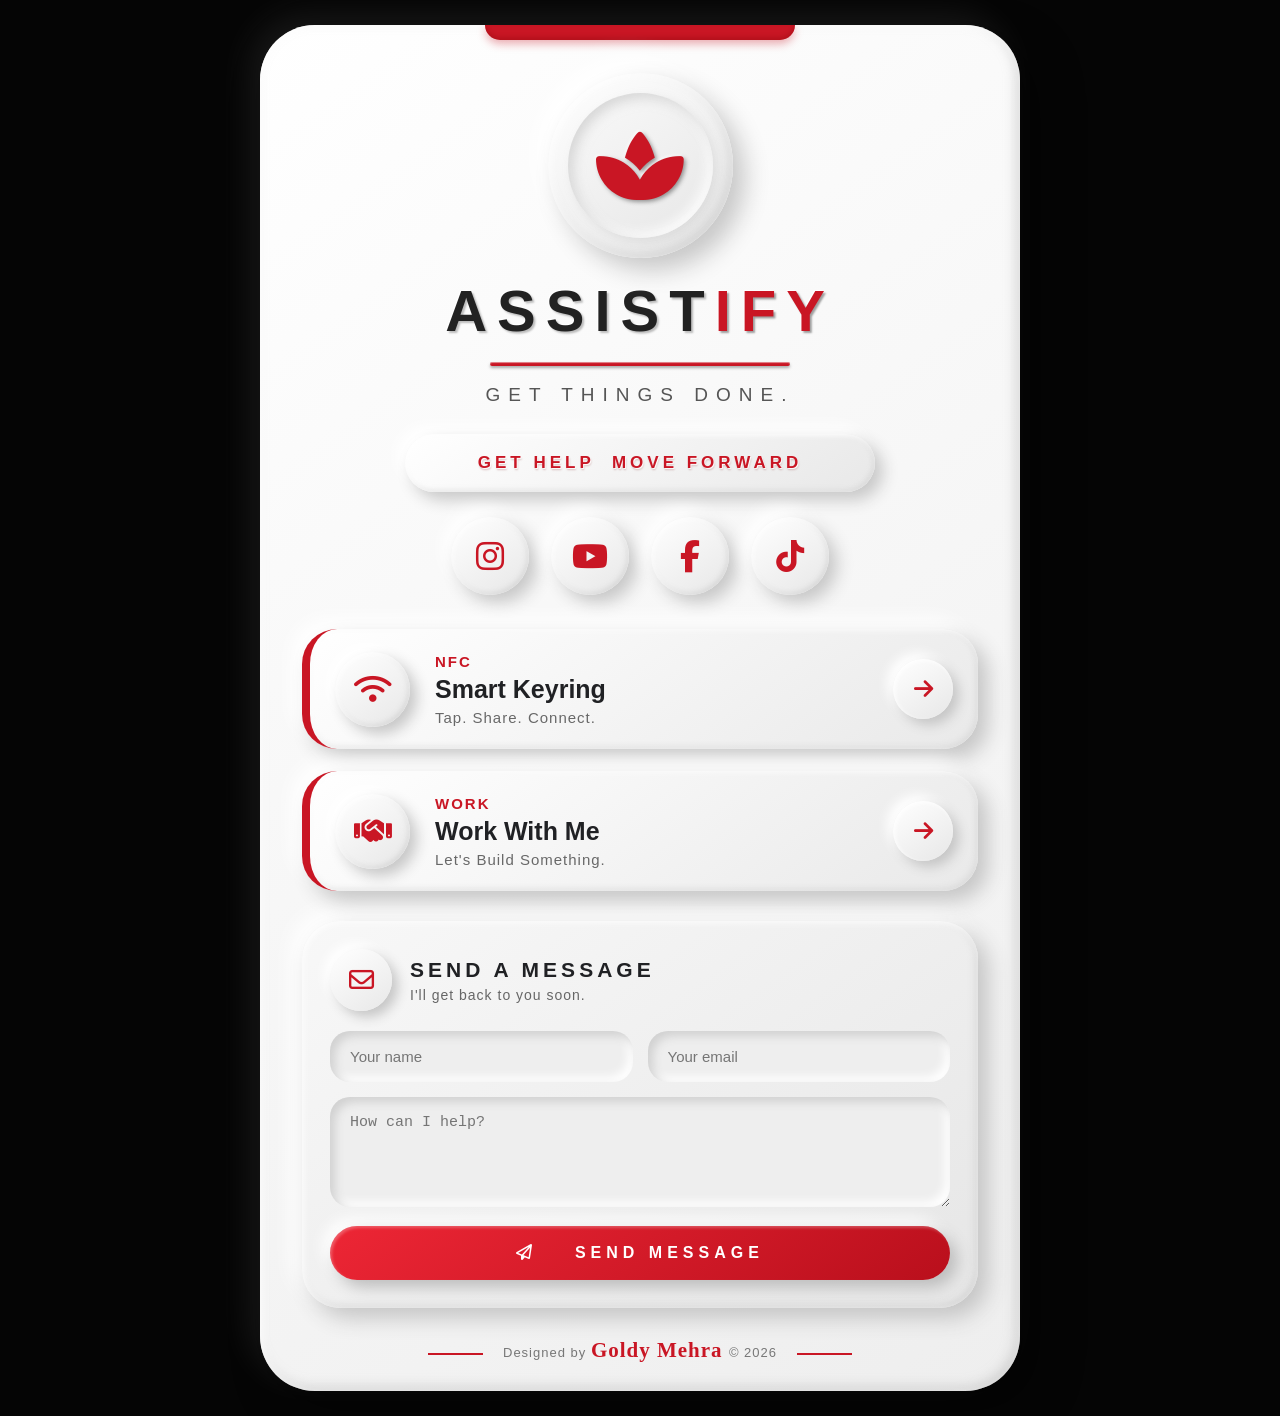
<file: index.html>
<!DOCTYPE html>
<html lang="en">
<head>
<meta charset="UTF-8">
<meta name="viewport" content="width=device-width, initial-scale=1.0">

<title>Assistify | Get Help Move Forward</title>

<link rel="stylesheet"
href="https://cdnjs.cloudflare.com/ajax/libs/font-awesome/6.5.2/css/all.min.css">

<style>

*{
    margin:0;
    padding:0;
    box-sizing:border-box;
}

:root{
    --white:#f4f4f4;
    --light:#ffffff;
    --dark:#cfcfcf;
    --shadow-dark:#c8c8c8;
    --shadow-light:#ffffff;
    --red:#c91624;
    --red-dark:#a70e19;
    --text:#202124;
    --muted:#707070;
}

html{
    scroll-behavior:smooth;
}

body{
    min-height:100vh;
    font-family:Arial, Helvetica, sans-serif;
    background:#050505;
    color:var(--text);
    display:flex;
    justify-content:center;
    padding:25px 12px;
}


/* =========================================
   MAIN EMBOSSED DEVICE
========================================= */

.page{
    width:100%;
    max-width:760px;
    min-height:calc(100vh - 50px);

    background:linear-gradient(
        145deg,
        #ffffff,
        #eeeeee
    );

    border-radius:55px;

    padding:48px 42px 28px;

    position:relative;
    overflow:hidden;

    box-shadow:
        18px 18px 45px rgba(0,0,0,.45),
        -12px -12px 35px rgba(255,255,255,.08),
        inset 3px 3px 10px rgba(255,255,255,.9),
        inset -4px -4px 12px rgba(180,180,180,.5);
}


/* RED TOP DETAIL */

.page::before{
    content:"";

    position:absolute;
    top:0;
    left:50%;

    transform:translateX(-50%);

    width:310px;
    height:15px;

    background:var(--red);

    border-radius:0 0 30px 30px;

    box-shadow:
        0 4px 8px rgba(201,22,36,.35),
        inset 0 -3px 4px rgba(120,0,0,.25);
}


/*
   IMPORTANT:
   The previous decorative page::after
   has been completely removed.

   This removes the white flare/glow
   appearing around the contact section.
*/


/* =========================================
   BUDDHA LOGO
========================================= */

.logo-wrap{
    width:185px;
    height:185px;

    margin:0 auto 24px;

    border-radius:50%;

    background:linear-gradient(
        145deg,
        #ffffff,
        #e5e5e5
    );

    display:flex;
    align-items:center;
    justify-content:center;

    position:relative;

    box-shadow:
        12px 12px 25px #c7c7c7,
        -12px -12px 25px #ffffff,
        inset 3px 3px 8px rgba(255,255,255,.9),
        inset -4px -4px 10px rgba(190,190,190,.5);
}

.logo-inner{
    width:145px;
    height:145px;

    border-radius:50%;

    display:flex;
    align-items:center;
    justify-content:center;

    background:linear-gradient(
        145deg,
        #f9f9f9,
        #e7e7e7
    );

    box-shadow:
        inset 5px 5px 12px rgba(190,190,190,.55),
        inset -5px -5px 12px rgba(255,255,255,.9),
        4px 4px 10px rgba(180,180,180,.25);
}

.buddha{
    color:var(--red);

    font-size:78px;

    filter:
        drop-shadow(2px 2px 2px #8e8e8e)
        drop-shadow(-1px -1px 1px #ffffff);
}


/* =========================================
   BRAND
========================================= */

.brand{
    text-align:center;
}

.brand h1{
    font-size:58px;

    font-weight:900;

    letter-spacing:10px;

    line-height:1;

    color:#222;

    text-shadow:
        2px 2px 2px #bcbcbc,
        -1px -1px 1px #ffffff;
}

.brand h1 span{
    color:var(--red);

    text-shadow:
        2px 2px 2px #9e9e9e,
        -1px -1px 1px #ffffff;
}

.brand-line{
    width:300px;
    height:4px;

    margin:22px auto 18px;

    background:var(--red);

    border-radius:10px;

    box-shadow:
        0 2px 3px #aaa,
        inset 0 1px 1px rgba(255,255,255,.5);
}

.brand-subtitle{
    font-size:19px;

    letter-spacing:8px;

    color:#555;

    font-weight:500;
}


/* =========================================
   GET HELP MOVE FORWARD PILL
========================================= */

.info-pill{
    margin:28px auto 25px;

    width:min(470px,90%);

    min-height:58px;

    border-radius:35px;

    display:flex;
    align-items:center;
    justify-content:center;

    background:linear-gradient(
        145deg,
        #ffffff,
        #e8e8e8
    );

    box-shadow:
        8px 8px 16px #c8c8c8,
        -8px -8px 16px #ffffff,
        inset 2px 2px 5px rgba(255,255,255,.9),
        inset -2px -2px 5px rgba(190,190,190,.35);

    color:var(--red);

    font-size:17px;

    font-weight:900;

    letter-spacing:4px;

    text-transform:uppercase;

    text-shadow:
        1px 1px 1px #ffffff,
        1px 2px 2px rgba(120,0,0,.25);
}


/* =========================================
   SOCIAL ICONS
========================================= */

.social{
    display:flex;

    justify-content:center;

    gap:22px;

    margin:22px 0 34px;
}

.social a{
    width:78px;
    height:78px;

    border-radius:50%;

    display:flex;
    align-items:center;
    justify-content:center;

    text-decoration:none;

    color:var(--red);

    background:linear-gradient(
        145deg,
        #ffffff,
        #e7e7e7
    );

    font-size:32px;

    box-shadow:
        8px 8px 17px #c6c6c6,
        -8px -8px 17px #ffffff,
        inset 2px 2px 5px rgba(255,255,255,.8),
        inset -2px -2px 5px rgba(180,180,180,.35);

    transition:.25s ease;
}

.social a:hover{
    transform:translateY(-4px);

    color:#fff;

    background:var(--red);

    box-shadow:
        5px 5px 12px #aaa,
        -5px -5px 12px #fff,
        0 8px 20px rgba(201,22,36,.25);
}


/* =========================================
   MAIN LINK CARDS
========================================= */

.links{
    display:flex;

    flex-direction:column;

    gap:22px;

    margin-bottom:30px;
}

.link-card{
    min-height:120px;

    display:flex;

    align-items:center;

    text-decoration:none;

    color:var(--text);

    padding:18px 25px;

    border-radius:35px;

    background:linear-gradient(
        145deg,
        #ffffff,
        #e9e9e9
    );

    border-left:8px solid var(--red);

    box-shadow:
        10px 10px 20px #c6c6c6,
        -10px -10px 20px #ffffff,
        inset 2px 2px 5px rgba(255,255,255,.8),
        inset -2px -2px 6px rgba(180,180,180,.3);

    transition:.25s ease;
}

.link-card:hover{
    transform:translateY(-4px);

    box-shadow:
        6px 6px 15px #bdbdbd,
        -6px -6px 15px #ffffff,
        0 8px 22px rgba(201,22,36,.16);
}

.link-icon{
    width:75px;
    height:75px;

    min-width:75px;

    border-radius:50%;

    display:flex;

    align-items:center;
    justify-content:center;

    color:var(--red);

    font-size:30px;

    background:linear-gradient(
        145deg,
        #ffffff,
        #e7e7e7
    );

    box-shadow:
        7px 7px 14px #c7c7c7,
        -7px -7px 14px #ffffff,
        inset 2px 2px 5px rgba(255,255,255,.9),
        inset -2px -2px 5px rgba(180,180,180,.35);
}

.link-content{
    flex:1;

    margin-left:25px;
}

.link-label{
    color:var(--red);

    font-size:15px;

    font-weight:900;

    letter-spacing:2px;

    text-transform:uppercase;

    margin-bottom:5px;
}

.link-title{
    font-size:25px;

    font-weight:800;

    margin-bottom:5px;
}

.link-desc{
    font-size:15px;

    color:#686868;

    letter-spacing:1px;
}

.arrow{
    width:60px;
    height:60px;

    min-width:60px;

    border-radius:50%;

    display:flex;

    align-items:center;
    justify-content:center;

    color:var(--red);

    font-size:22px;

    background:linear-gradient(
        145deg,
        #ffffff,
        #e7e7e7
    );

    box-shadow:
        6px 6px 12px #c6c6c6,
        -6px -6px 12px #ffffff,
        inset 2px 2px 4px rgba(255,255,255,.8);
}


/* =========================================
   CONTACT SECTION
========================================= */

.contact{

    border-radius:38px;

    padding:28px;

    /*
       CLEAN FLAT EMBOSSED SURFACE
       No white flare / radial glow.
    */

    background:linear-gradient(
        145deg,
        #f8f8f8,
        #e6e6e6
    );

    box-shadow:
        10px 10px 22px #c4c4c4,
        -10px -10px 22px #ffffff,
        inset 2px 2px 6px rgba(255,255,255,.9),
        inset -3px -3px 7px rgba(180,180,180,.35);
}

.contact-header{
    display:flex;

    align-items:center;

    gap:18px;

    margin-bottom:20px;
}

.contact-icon{
    width:62px;
    height:62px;

    border-radius:50%;

    display:flex;

    align-items:center;
    justify-content:center;

    color:var(--red);

    font-size:25px;

    background:linear-gradient(
        145deg,
        #ffffff,
        #e8e8e8
    );

    box-shadow:
        6px 6px 12px #c6c6c6,
        -6px -6px 12px #ffffff;
}

.contact-title{
    font-size:21px;

    font-weight:900;

    letter-spacing:4px;

    text-transform:uppercase;
}

.contact-subtitle{
    color:#666;

    margin-top:5px;

    font-size:14px;

    letter-spacing:1px;
}


/* =========================================
   FORM
========================================= */

.form-row{
    display:grid;

    grid-template-columns:1fr 1fr;

    gap:15px;
}

input,
textarea{
    width:100%;

    border:none;

    outline:none;

    padding:17px 20px;

    border-radius:20px;

    background:#eeeeee;

    color:#333;

    font-size:15px;

    box-shadow:
        inset 5px 5px 10px #d1d1d1,
        inset -5px -5px 10px #ffffff;

    margin-bottom:15px;
}

textarea{
    min-height:110px;

    resize:vertical;
}

input:focus,
textarea:focus{

    box-shadow:
        inset 4px 4px 8px #ccc,
        inset -4px -4px 8px #fff,
        0 0 0 2px rgba(201,22,36,.12);
}


/* =========================================
   RED SEND BUTTON
========================================= */

.submit{
    width:100%;

    border:none;

    cursor:pointer;

    padding:18px;

    border-radius:30px;

    background:linear-gradient(
        145deg,
        #ed2635,
        #b90f1c
    );

    color:white;

    font-size:16px;

    font-weight:900;

    letter-spacing:5px;

    box-shadow:
        7px 7px 15px #bcbcbc,
        -7px -7px 15px #ffffff,
        inset 2px 2px 3px rgba(255,255,255,.25);

    transition:.25s ease;
}

.submit:hover{
    transform:translateY(-2px);

    filter:brightness(1.08);
}


/* =========================================
   FOOTER
========================================= */

.footer{
    position:relative;

    z-index:2;

    text-align:center;

    margin-top:30px;

    color:#777;

    font-size:13px;

    letter-spacing:1px;
}

.footer::before,
.footer::after{

    content:"";

    display:inline-block;

    vertical-align:middle;

    width:55px;

    height:2px;

    background:var(--red);

    margin:0 15px;
}

.footer strong{
    color:var(--red);

    font-family:cursive;

    font-size:21px;
}


/* =========================================
   MOBILE
========================================= */

@media(max-width:600px){

    body{
        padding:12px 8px;
    }

    .page{
        border-radius:42px;

        padding:35px 18px 25px;
    }

    .page::before{
        width:180px;
        height:11px;
    }

    .logo-wrap{
        width:125px;
        height:125px;

        margin-bottom:20px;
    }

    .logo-inner{
        width:100px;
        height:100px;
    }

    .buddha{
        font-size:55px;
    }

    .brand h1{
        font-size:38px;

        letter-spacing:6px;
    }

    .brand-line{
        width:190px;

        margin:15px auto;
    }

    .brand-subtitle{
        font-size:11px;

        letter-spacing:4px;
    }

    .info-pill{
        min-height:50px;

        font-size:12px;

        letter-spacing:2.5px;

        width:95%;
    }

    .social{
        gap:12px;
    }

    .social a{
        width:58px;
        height:58px;

        font-size:23px;
    }

    .link-card{
        min-height:100px;

        padding:14px;

        border-left-width:6px;

        border-radius:27px;
    }

    .link-icon{
        width:58px;
        height:58px;

        min-width:58px;

        font-size:23px;
    }

    .link-content{
        margin-left:14px;
    }

    .link-label{
        font-size:10px;

        letter-spacing:1.5px;
    }

    .link-title{
        font-size:18px;
    }

    .link-desc{
        font-size:11px;
    }

    .arrow{
        width:45px;
        height:45px;

        min-width:45px;

        font-size:17px;
    }

    .contact{
        padding:20px;

        border-radius:28px;
    }

    .contact-header{
        gap:12px;
    }

    .contact-icon{
        width:52px;
        height:52px;
    }

    .contact-title{
        font-size:15px;

        letter-spacing:2px;
    }

    .form-row{
        grid-template-columns:1fr;

        gap:0;
    }

    .submit{
        font-size:13px;

        letter-spacing:3px;
    }

    .footer{
        font-size:10px;
    }

    .footer::before,
    .footer::after{
        width:25px;

        margin:0 7px;
    }
}

</style>
</head>


<body>

<div class="page">


    <!-- =====================================
         BUDDHA LOGO
    ====================================== -->

    <div class="logo-wrap">

        <div class="logo-inner">

            <i class="fa-solid fa-spa buddha"></i>

        </div>

    </div>


    <!-- =====================================
         ASSISTIFY BRAND
    ====================================== -->

    <div class="brand">

        <h1>
            ASSIST<span>IFY</span>
        </h1>

        <div class="brand-line"></div>

        <div class="brand-subtitle">
            GET THINGS DONE.
        </div>

    </div>


    <!-- =====================================
         GET HELP MOVE FORWARD
    ====================================== -->

    <div class="info-pill">

        GET HELP&nbsp; MOVE FORWARD

    </div>


    <!-- =====================================
         SOCIAL MEDIA
    ====================================== -->

    <div class="social">

        <a
            href="https://www.instagram.com/goldymehrafx/?hl=en"
            target="_blank"
            aria-label="Instagram">

            <i class="fab fa-instagram"></i>

        </a>


        <a
            href="https://www.youtube.com/@GoldyMehraDailyVlog"
            target="_blank"
            aria-label="YouTube">

            <i class="fab fa-youtube"></i>

        </a>


        <a
            href="https://www.facebook.com/egoldymehra"
            target="_blank"
            aria-label="Facebook">

            <i class="fab fa-facebook-f"></i>

        </a>


        <a
            href="https://www.tiktok.com/@goldymehra.21"
            target="_blank"
            aria-label="TikTok">

            <i class="fab fa-tiktok"></i>

        </a>

    </div>


    <!-- =====================================
         MAIN LINKS
    ====================================== -->

    <div class="links">


        <!-- NFC -->

        <a
            class="link-card"
            href="https://nfc-smart-keyring-b88qfpb.gamma.site/"
            target="_blank">

            <div class="link-icon">

                <i class="fa-solid fa-wifi"></i>

            </div>


            <div class="link-content">

                <div class="link-label">
                    NFC
                </div>

                <div class="link-title">
                    Smart Keyring
                </div>

                <div class="link-desc">
                    Tap. Share. Connect.
                </div>

            </div>


            <div class="arrow">

                <i class="fa-solid fa-arrow-right"></i>

            </div>

        </a>


        <!-- WORK WITH ME -->

        <a
            class="link-card"
            href="https://goldymehrafx-online-services.lovable.app"
            target="_blank">

            <div class="link-icon">

                <i class="fa-solid fa-handshake"></i>

            </div>


            <div class="link-content">

                <div class="link-label">
                    WORK
                </div>

                <div class="link-title">
                    Work With Me
                </div>

                <div class="link-desc">
                    Let's Build Something.
                </div>

            </div>


            <div class="arrow">

                <i class="fa-solid fa-arrow-right"></i>

            </div>

        </a>

    </div>


    <!-- =====================================
         CONTACT
    ====================================== -->

    <div class="contact">


        <div class="contact-header">

            <div class="contact-icon">

                <i class="fa-regular fa-envelope"></i>

            </div>


            <div>

                <div class="contact-title">
                    SEND A MESSAGE
                </div>

                <div class="contact-subtitle">
                    I'll get back to you soon.
                </div>

            </div>

        </div>


        <form
            action="https://formspree.io/f/mojgbdqk"
            method="POST">


            <div class="form-row">


                <input
                    type="text"
                    name="name"
                    placeholder="Your name"
                    required
                >


                <input
                    type="email"
                    name="email"
                    placeholder="Your email"
                    required
                >


            </div>


            <textarea
                name="message"
                placeholder="How can I help?"
                required
            ></textarea>


            <button
                class="submit"
                type="submit">

                <i class="fa-regular fa-paper-plane"></i>

                &nbsp;&nbsp;

                SEND MESSAGE

            </button>


        </form>

    </div>


    <!-- =====================================
         FOOTER
    ====================================== -->

    <div class="footer">

        Designed by

        <strong>
            Goldy Mehra
        </strong>

        © 2026

    </div>


</div>
</file>
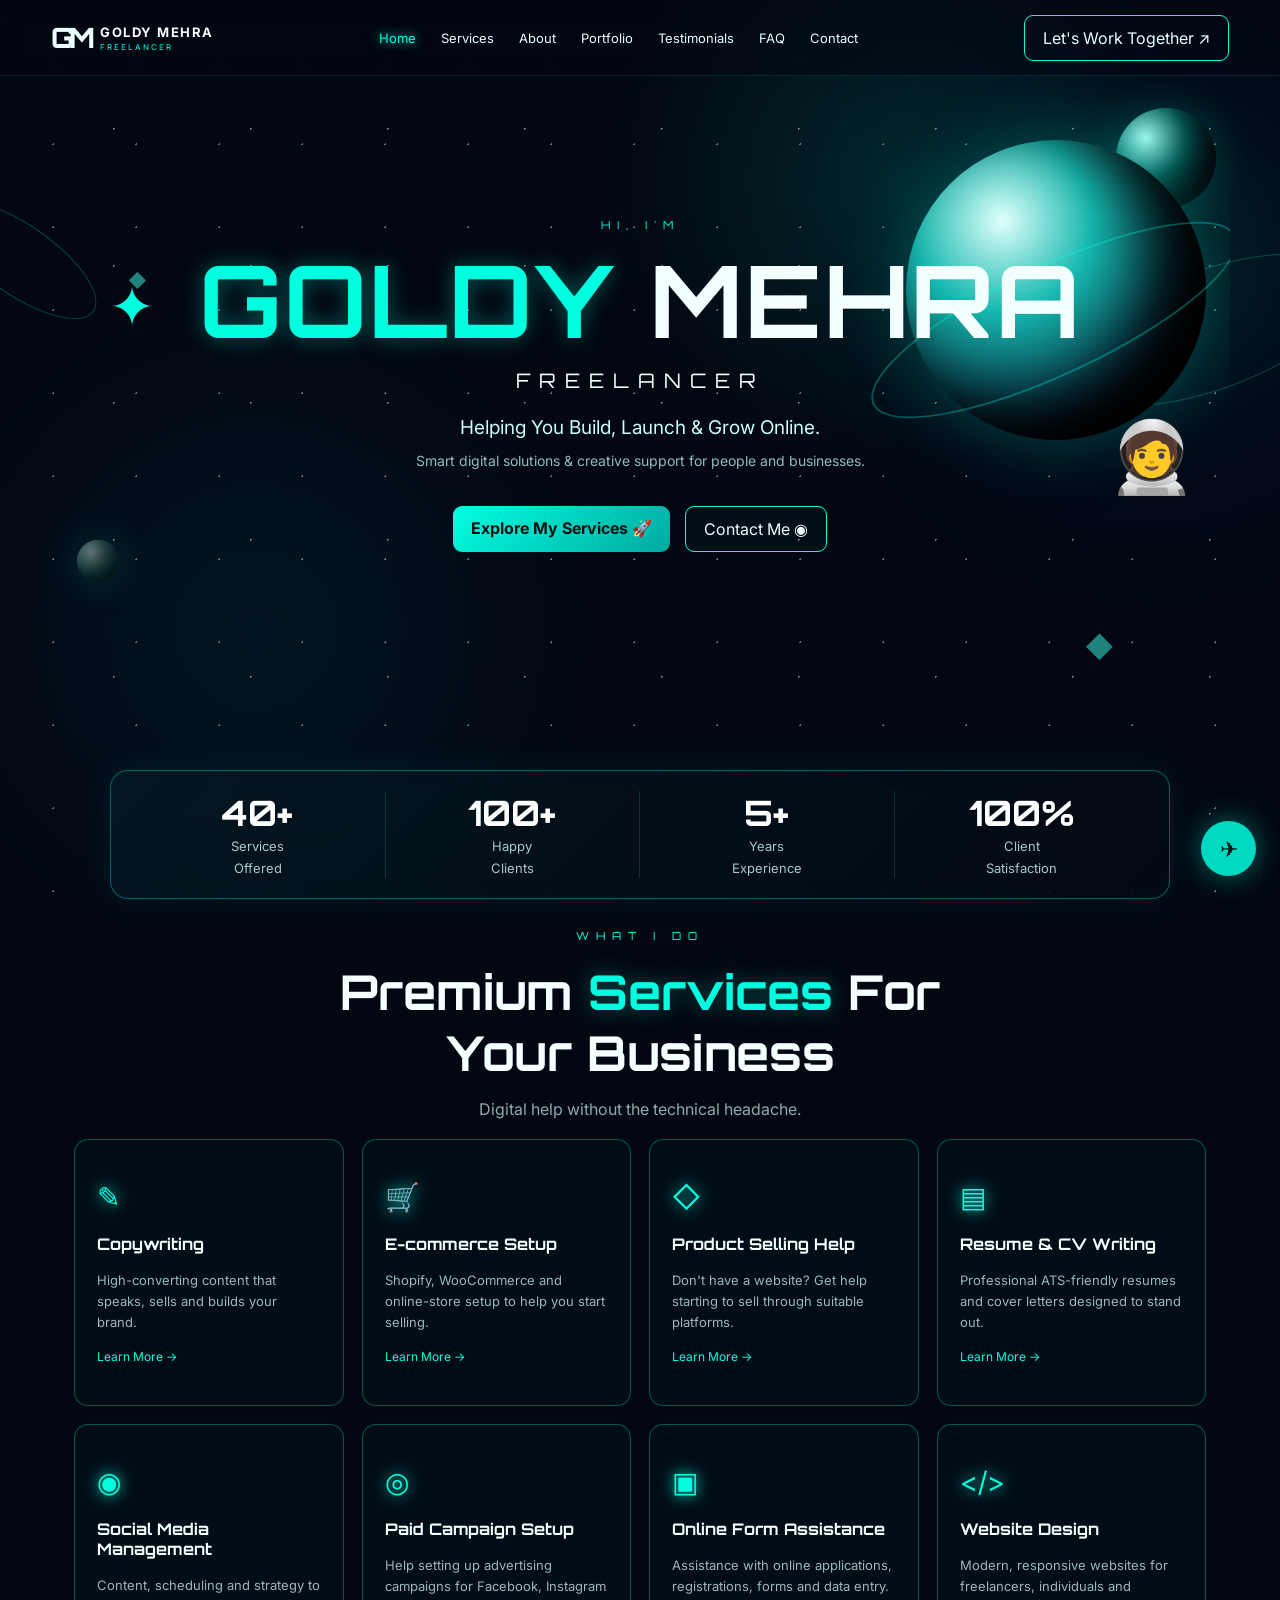
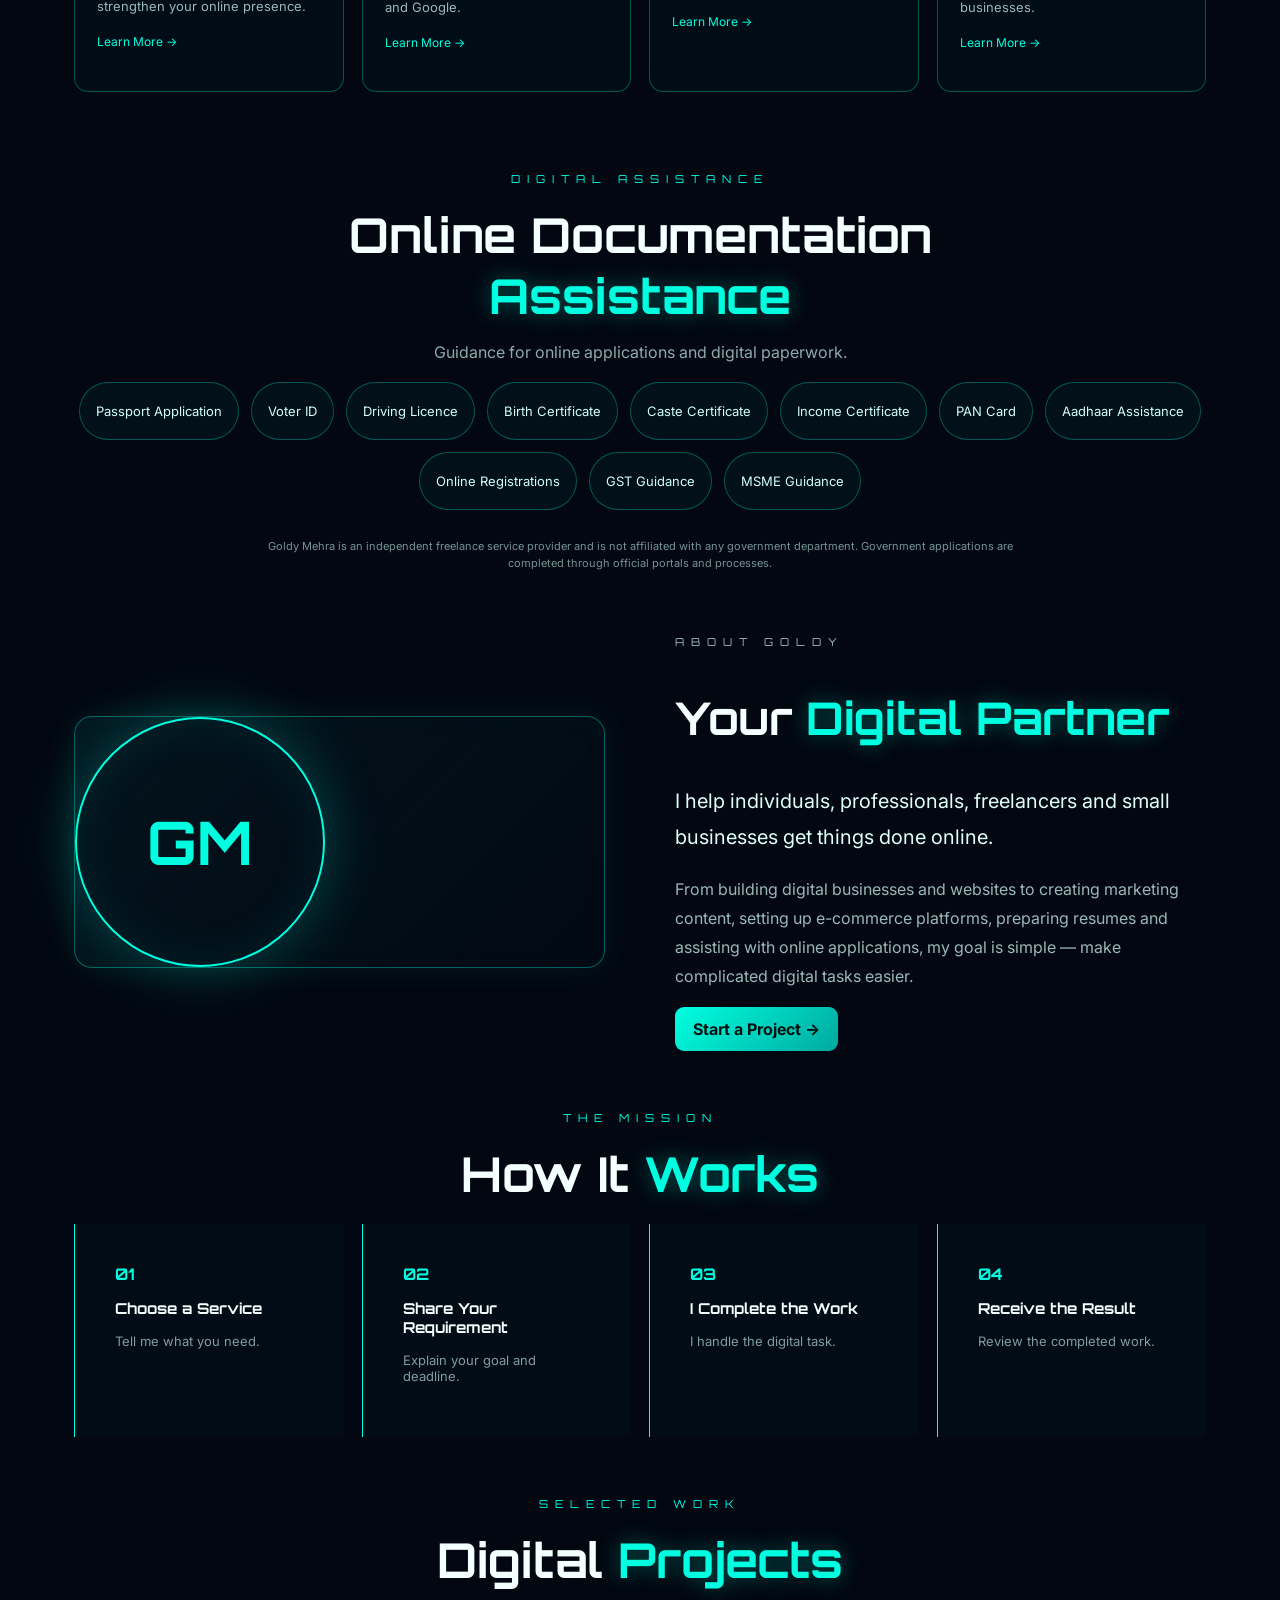
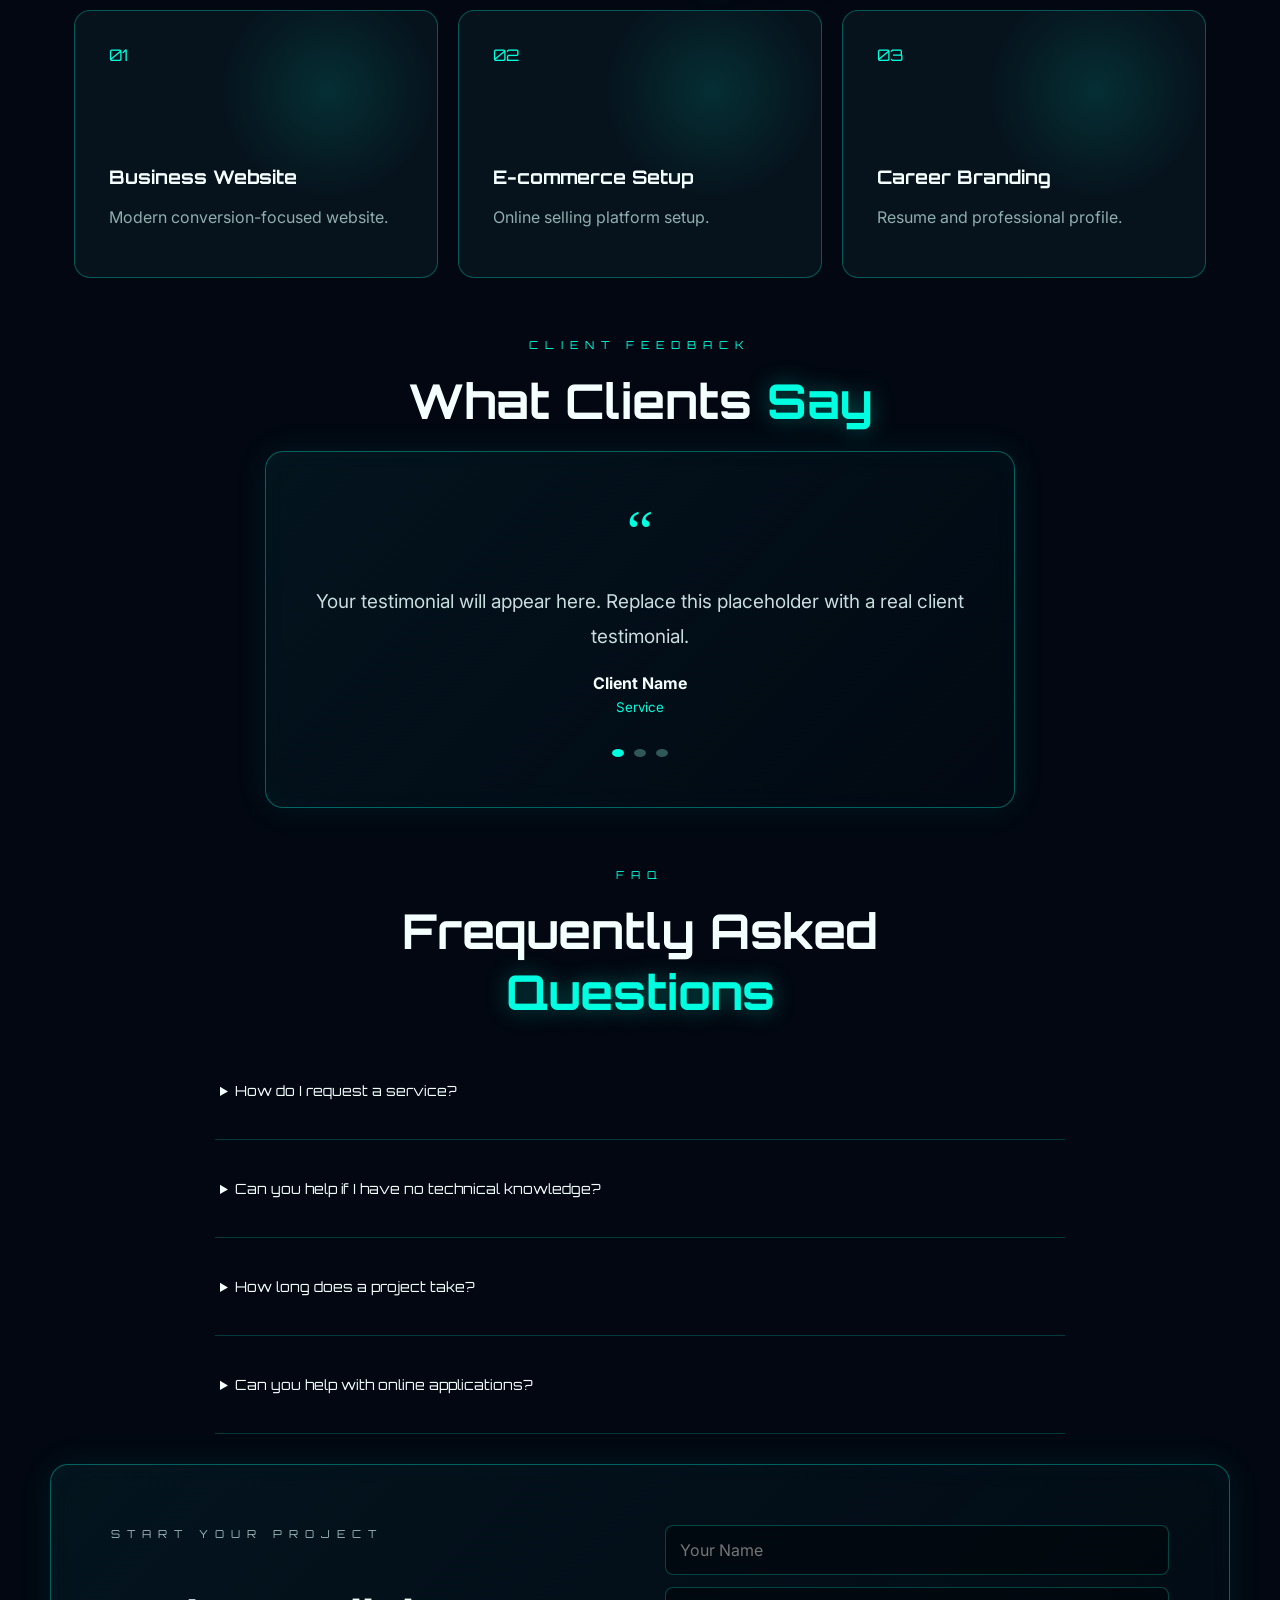
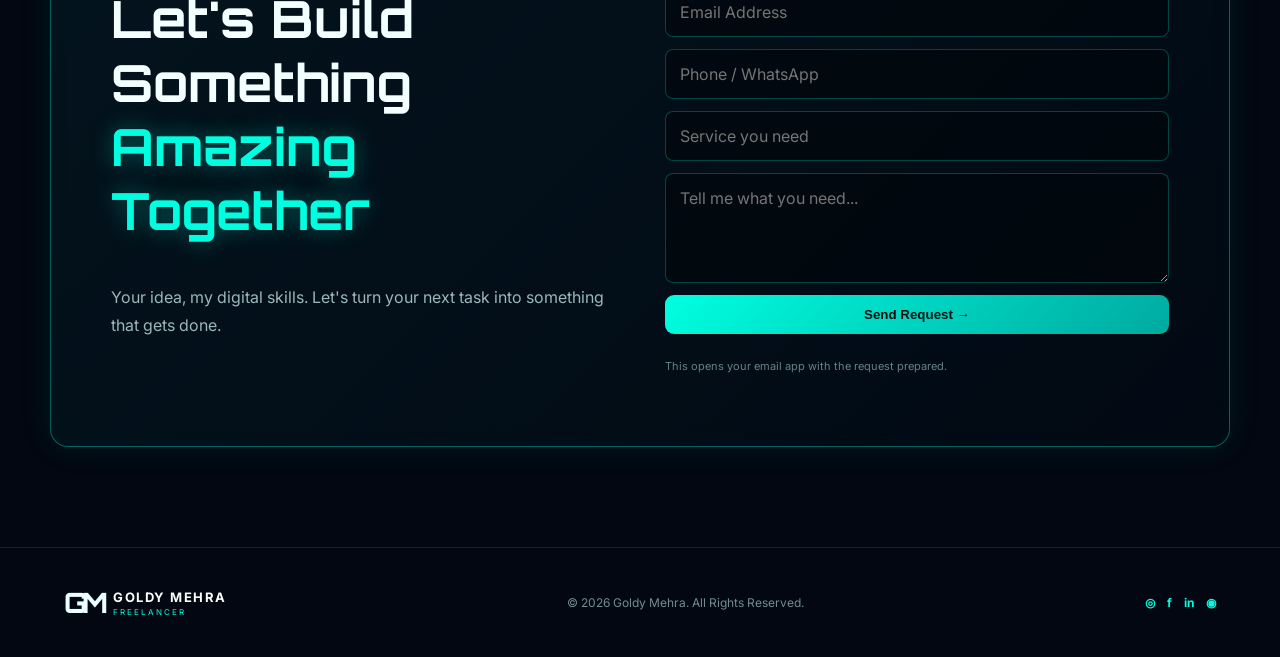
<file: freelance-services/index.html>
<!DOCTYPE html>
<html lang="en">
<head>
  <meta charset="UTF-8">
  <meta name="viewport" content="width=device-width, initial-scale=1.0">
  <meta name="description" content="Goldy Mehra — freelance digital services, e-commerce setup, copywriting, resumes, social media, websites and online documentation assistance.">
  <meta name="theme-color" content="#020711">
  <title>Goldy Mehra | Freelancer</title>

  <link rel="preconnect" href="https://fonts.googleapis.com">
  <link rel="preconnect" href="https://fonts.gstatic.com" crossorigin>
  <link href="https://fonts.googleapis.com/css2?family=Orbitron:wght@500;600;700;800&family=Inter:wght@400;500;600;700&display=swap" rel="stylesheet">
  <link rel="stylesheet" href="./style.css">
</head>
<body>
  <div class="space-bg" aria-hidden="true">
    <div class="stars"></div>
    <div class="nebula"></div>
    <div class="planet planet-one"></div>
    <div class="planet planet-two"></div>
    <div class="orb orb-one"></div>
    <div class="orb orb-two"></div>
    <div class="asteroid asteroid-one">◆</div>
    <div class="asteroid asteroid-two">◆</div>
    <div class="shooting-star"></div>
   
  </div>

  <header class="nav">
    <a class="brand" href="#home" aria-label="Goldy Mehra home">
      <span class="gm">GM</span>
      <span><b>GOLDY MEHRA</b><small>FREELANCER</small></span>
    </a>
    <button class="menu-btn" aria-label="Open menu">☰</button>
    <nav>
      <a class="active" href="#home">Home</a>
      <a href="#services">Services</a>
      <a href="#about">About</a>
      <a href="#work">Portfolio</a>
      <a href="#testimonials">Testimonials</a>
      <a href="#faq">FAQ</a>
      <a href="#contact">Contact</a>
    </nav>
    <a class="nav-cta" href="#contact">Let's Work Together ↗</a>
  </header>

  <main>
    <section id="home" class="hero section">
      <div class="hero-content reveal">
        <p class="eyebrow">HI, I'M</p>
        <h1><span>GOLDY</span> MEHRA</h1>
        <p class="role">FREELANCER</p>
        <p class="hero-text">Helping You Build, Launch &amp; Grow Online.<br>
          <span>Smart digital solutions &amp; creative support for people and businesses.</span>
        </p>
        <div class="actions">
          <a class="btn primary" href="#services">Explore My Services 🚀</a>
          <a class="btn ghost" href="#contact">Contact Me <span>◉</span></a>
          </div>
         </div>
      
      <div class="hero-orbit" aria-hidden="true">
        <div class="planet-large"><span></span></div>
        <div class="ring"></div>
        <div class="satellite">✦</div>
        <div class="astronaut">🧑‍🚀</div>
      </div>
    </section>
    
    <section class="stats glass reveal">
      <div><strong data-count="40">0</strong><span>Services<br>Offered</span></div>
      <div><strong data-count="100">0</strong><span>Happy<br>Clients</span></div>
      <div><strong data-count="5">0</strong><span>Years<br>Experience</span></div>
      <div><strong data-count="100">0</strong><span>Client<br>Satisfaction</span></div>
    </section>

    <section id="services" class="section">
      <div class="section-head reveal">
        <p class="eyebrow">WHAT I DO</p>
        <h2>Premium <span>Services</span> For Your Business</h2>
        <p>Digital help without the technical headache.</p>
      </div>
      <div class="service-grid">
        <article class="card reveal"><div class="icon">✎</div><h3>Copywriting</h3><p>High-converting content that speaks, sells and builds your brand.</p><a href="#contact">Learn More →</a></article>
        <article class="card reveal"><div class="icon">🛒</div><h3>E-commerce Setup</h3><p>Shopify, WooCommerce and online-store setup to help you start selling.</p><a href="#contact">Learn More →</a></article>
        <article class="card reveal"><div class="icon">◇</div><h3>Product Selling Help</h3><p>Don't have a website? Get help starting to sell through suitable platforms.</p><a href="#contact">Learn More →</a></article>
        <article class="card reveal"><div class="icon">▤</div><h3>Resume &amp; CV Writing</h3><p>Professional ATS-friendly resumes and cover letters designed to stand out.</p><a href="#contact">Learn More →</a></article>
        <article class="card reveal"><div class="icon">◉</div><h3>Social Media Management</h3><p>Content, scheduling and strategy to strengthen your online presence.</p><a href="#contact">Learn More →</a></article>
        <article class="card reveal"><div class="icon">◎</div><h3>Paid Campaign Setup</h3><p>Help setting up advertising campaigns for Facebook, Instagram and Google.</p><a href="#contact">Learn More →</a></article>
        <article class="card reveal"><div class="icon">▣</div><h3>Online Form Assistance</h3><p>Assistance with online applications, registrations, forms and data entry.</p><a href="#contact">Learn More →</a></article>
        <article class="card reveal"><div class="icon">&lt;/&gt;</div><h3>Website Design</h3><p>Modern, responsive websites for freelancers, individuals and businesses.</p><a href="#contact">Learn More →</a></article>
      </div>
    </section>

    <section class="section docs">
      <div class="section-head reveal">
        <p class="eyebrow">DIGITAL ASSISTANCE</p>
        <h2>Online Documentation <span>Assistance</span></h2>
        <p>Guidance for online applications and digital paperwork.</p>
      </div>
      <div class="chips reveal">
        <span>Passport Application</span><span>Voter ID</span><span>Driving Licence</span>
        <span>Birth Certificate</span><span>Caste Certificate</span><span>Income Certificate</span>
        <span>PAN Card</span><span>Aadhaar Assistance</span><span>Online Registrations</span>
        <span>GST Guidance</span><span>MSME Guidance</span>
      </div>
      <p class="disclaimer reveal">Goldy Mehra is an independent freelance service provider and is not affiliated with any government department. Government applications are completed through official portals and processes.</p>
    </section>

    <section id="about" class="section split">
      <div class="prtrait glass reveal"><div class="portrait-ring">GM</div></div>
      <div class="reveal">
        <p class="eyebrow">ABOUT GOLDY</p>
        <h2>Your <span>Digital Partner</span></h2>
        <p class="large">I help individuals, professionals, freelancers and small businesses get things done online.</p>
        <p>From building digital businesses and websites to creating marketing content, setting up e-commerce platforms, preparing resumes and assisting with online applications, my goal is simple — make complicated digital tasks easier.</p>
        <a class="btn primary" href="#contact">Start a Project →</a>
      </div>
    </section>

    <section class="section">
      <div class="section-head reveal">
        <p class="eyebrow">THE MISSION</p>
        <h2>How It <span>Works</span></h2>
      </div>
      <div class="steps">
        <div class="step reveal"><b>01</b><h3>Choose a Service</h3><p>Tell me what you need.</p></div>
        <div class="step reveal"><b>02</b><h3>Share Your Requirement</h3><p>Explain your goal and deadline.</p></div>
        <div class="step reveal"><b>03</b><h3>I Complete the Work</h3><p>I handle the digital task.</p></div>
        <div class="step reveal"><b>04</b><h3>Receive the Result</h3><p>Review the completed work.</p></div>
      </div>
    </section>

    <section id="work" class="section">
      <div class="section-head reveal"><p class="eyebrow">SELECTED WORK</p><h2>Digital <span>Projects</span></h2></div>
      <div class="portfolio">
        <div class="work-card reveal"><span>01</span><h3>Business Website</h3><p>Modern conversion-focused website.</p></div>
        <div class="work-card reveal"><span>02</span><h3>E-commerce Setup</h3><p>Online selling platform setup.</p></div>
        <div class="work-card reveal"><span>03</span><h3>Career Branding</h3><p>Resume and professional profile.</p></div>
      </div>
    </section>

    <section id="testimonials" class="section">
      <div class="section-head reveal"><p class="eyebrow">CLIENT FEEDBACK</p><h2>What Clients <span>Say</span></h2></div>
      <div class="testimonial glass reveal">
        <div class="quote">“</div>
        <p id="quote">Your testimonial will appear here. Replace this placeholder with a real client testimonial.</p>
        <strong id="author">Client Name</strong>
        <small id="service">Service</small>
        <div class="dots"><button data-slide="0"></button><button data-slide="1"></button><button data-slide="2"></button></div>
      </div>
    </section>

    <section id="faq" class="section faq">
      <div class="section-head reveal"><p class="eyebrow">FAQ</p><h2>Frequently Asked <span>Questions</span></h2></div>
      <div class="faq-list">
        <details class="reveal"><summary>How do I request a service?</summary><p>Use the contact form and describe what you need. I will get back to you with the next steps.</p></details>
        <details class="reveal"><summary>Can you help if I have no technical knowledge?</summary><p>Yes. The service is designed to make digital tasks easier for people who don't want to handle the technical side themselves.</p></details>
        <details class="reveal"><summary>How long does a project take?</summary><p>It depends on the service and scope. Your timeline will be discussed before work starts.</p></details>
        <details class="reveal"><summary>Can you help with online applications?</summary><p>Yes, I can provide independent assistance and guidance. Official government portals and processes are used where applicable.</p></details>
      </div>
    </section>

    <section id="contact" class="cta section glass reveal">
      <div>
        <p class="eyebrow">START YOUR PROJECT</p>
        <h2>Let's Build Something<br><span>Amazing Together</span></h2>
        <p>Your idea, my digital skills. Let's turn your next task into something that gets done.</p>
      </div>
      <form id="contactForm">
        <input required name="name" placeholder="Your Name">
        <input required type="email" name="email" placeholder="Email Address">
        <input name="phone" placeholder="Phone / WhatsApp">
        <input name="service" placeholder="Service you need">
        <textarea required name="message" rows="4" placeholder="Tell me what you need..."></textarea>
        <button class="btn primary" type="submit">Send Request →</button>
        <p class="form-note">This opens your email app with the request prepared.</p>
      </form>
    </section>
  </main>

  <footer>
    <div class="footer-brand"><span class="gm">GM</span><div><b>GOLDY MEHRA</b><small>FREELANCER</small></div></div>
    <p>© 2026 Goldy Mehra. All Rights Reserved.</p>
    <div class="social"><a href="#" aria-label="Instagram">◎</a><a href="#" aria-label="Facebook">f</a><a href="#" aria-label="LinkedIn">in</a><a href="#" aria-label="WhatsApp">◉</a></div>
  </footer>

  <a class="floating" href="#contact" aria-label="Contact Goldy Mehra">✈</a>
  <script src="./script.js"></script>
</body>
</html>
</file>
<file: freelance-services/style.css>
*{box-sizing:border-box}
html{scroll-behavior:smooth}
body{
  margin:0;
  background:#020711;
  color:#f4ffff;
  font-family:Inter,Arial,sans-serif;
  overflow-x:hidden
}
.space-bg{
  position:fixed;
  inset:0;
  z-index:-2;
  background:radial-gradient(circle at 70% 20%,rgba(0,255,220,.12),transparent 25%),radial-gradient(circle at 20% 70%,rgba(0,180,255,.08),transparent 28%),#020711
}
.stars{
  position:absolute;
  inset:0;
  background-image:radial-gradient(#bffff7 1px,transparent 1px),radial-gradient(#fff 1px,transparent 1px);
  background-size:83px 83px,137px 137px;
  background-position:12px 20px,45px 60px;
  opacity:.45;
  animation:drift 35s linear infinite
}
.nebula{
  position:absolute;
  width:60vw;
  height:60vw;
  right:-20vw;
  top:-10vw;
  border-radius:50%;
  background:radial-gradient(circle,rgba(0,255,220,.12),rgba(0,100,255,.04) 35%,transparent 68%);
  filter:blur(25px);
  animation:pulse 8s ease-in-out infinite
}
.planet{
  position:absolute;
  border-radius:50%;
  box-shadow:inset -25px -20px 45px rgba(0,0,0,.75),0 0 40px rgba(0,255,220,.18)
}
.planet-one{
  width:100px;
  height:100px;
  right:5%;
  top:12%;
  background:radial-gradient(circle at 30% 30%,#aafff5,#087c78 40%,#021d2d 72%);
  animation:float 9s ease-in-out infinite
}
.planet-two{
  width:42px;
  height:42px;
  left:6%;
  top:60%;
  background:radial-gradient(circle at 35% 30%,#d9ffff,#0d6b73 60%,#00141d);
  animation:float 7s ease-in-out infinite reverse
}
.orb{
  position:absolute;
  border:1px solid rgba(0,255,220,.25);
  border-radius:50%
}
.orb-one{
  width:300px;
  height:120px;
  right:-80px;
  top:30%;
  transform:rotate(-20deg)
}
.orb-two{
  width:180px;
  height:70px;
  left:-70px;
  top:25%;
  transform:rotate(35deg)
}
.asteroid{
  position:absolute;
  color:#3fffe9;
  opacity:.5;
  animation:float 8s ease-in-out infinite
}
.asteroid-one{
  right:13%;
  top:70%;
  font-size:28px
}
.asteroid-two{
  left:10%;
  top:30%;
  font-size:18px;
  animation-delay:2s
}
.shooting-star{
  position:absolute;
  width:160px;
  height:2px;
  left:-180px;
  top:20%;
  background:linear-gradient(90deg,transparent,#40fff0);
  transform:rotate(-25deg);
  animation:shoot 8s linear infinite
}
.nav{
  position:fixed;
  top:0;
  left:0;
  right:0;
  height:76px;
  z-index:20;
  display:flex;
  align-items:center;
  justify-content:space-between;
  padding:0 4%;
  background:rgba(2,7,17,.55);
  backdrop-filter:blur(14px);
  border-bottom:1px solid rgba(0,255,220,.12)
}
.brand,.footer-brand{
  display:flex;
  align-items:center;
  gap:10px;
  color:white;
  text-decoration:none
}
.gm{
  font-family:Orbitron;
  font-size:28px;
  font-weight:800;
  letter-spacing:-5px;
  color:#eaffff
}
.brand b,.footer-brand b{
  display:block;
  font-size:13px;
  letter-spacing:1.5px
}
.brand small,.footer-brand small{
  display:block;
  color:#00ffe0;
  font-size:8px;
  letter-spacing:2px;
  margin-top:2px
}
.nav nav{
  display:flex;
  gap:25px
}
.nav nav a{
  color:#e8ffff;
  text-decoration:none;
  font-size:13px;
  transition:.25s
}
.nav nav a:hover,.nav nav a.active{
  color:#00ffe0;
  text-shadow:0 0 12px #00ffe0
}
.nav-cta,.btn{
  border:1px solid #00ffe0;
  color:#eaffff;
  text-decoration:none;
  border-radius:9px;
  padding:12px 18px;
  transition:.25s;
  display:inline-block
}
.nav-cta:hover,.btn:hover{
  box-shadow:0 0 25px rgba(0,255,224,.35);
  transform:translateY(-2px)
}
.menu-btn{
  display:none;
  background:none;
  border:0;
  color:white;
  font-size:26px
}
.section{
  max-width:1180px;
  margin:auto;
  padding:30px 24px;
  position:relative
}
.hero{
  min-height:780px;
  padding-top:20px;
  display:flex;
  align-items:center;
  justify-content:center;
  text-align:center;
  overflow:hidden
}
.hero-content{
  position:relative;
  z-index:2
}
.eyebrow{
  font-family:Orbitron;
  color:#00ffe0;
  letter-spacing:7px;
  font-size:11px;
  margin:0 0 18px
}
.hero h1{
  font-family:Orbitron;
  font-size:clamp(45px,8vw,100px);
  line-height:1;
  margin:0;
  letter-spacing:2px
}
.hero h1 span,h2 span{
  color:#00ffe0;
  text-shadow:0 0 22px rgba(0,255,224,.35)
}
.role{
  font-family:Orbitron;
  letter-spacing:9px;
  font-size:20px;
  margin:18px 0
}
.hero-text{
  font-size:19px;
  line-height:1.7;
  color:#c9ffff
}
.hero-text span{
  font-size:14px;
  color:#91bdbd
}
.actions{
  display:flex;
  justify-content:center;
  gap:15px;
  margin-top:30px
}
.primary{
  background:linear-gradient(135deg,#00ffe0,#00a9a0);
  color:#001311;
  border:0;
  font-weight:700
}
.ghost{
  background:rgba(0,255,224,.03)
}
.hero-orbit{
  position:absolute;
  inset:0;
  pointer-events:none
}
.planet-large{
  position:absolute;
  width:300px;
  height:300px;
  right:2%;
  top:18%;
  border-radius:50%;
  background:radial-gradient(circle at 32% 27%,#dffffa 0,#16b9b0 30%,#073849 62%,#020712 75%);
  box-shadow:0 0 70px rgba(0,255,224,.25),inset -45px -25px 65px #000;
  animation:float 9s ease-in-out infinite
}
.ring{
  position:absolute;
  width:400px;
  height:110px;
  border:2px solid rgba(0,255,224,.3);
  border-radius:50%;
  right:-2%;
  top:34%;
  transform:rotate(-25deg);
  animation:spin 15s linear infinite
}
.satellite{
  position:absolute;
  left:5%;
  top:35%;
  font-size:55px;
  color:#00ffe0;
  animation:float 6s ease-in-out infinite
}
.astronaut{
  position:absolute;
  right:3%;
  top:53%;
  font-size:70px;
  animation:float 5s ease-in-out infinite reverse
}
.glass{
  background:linear-gradient(135deg,rgba(5,25,35,.72),rgba(2,12,22,.45));
  border:1px solid rgba(0,255,224,.35);
  box-shadow:0 0 35px rgba(0,255,224,.08),inset 0 0 30px rgba(0,255,224,.025);
  backdrop-filter:blur(12px);
  border-radius:18px
}
.stats{
  max-width:1060px;
  margin:-10px auto 0;
  position:relative;
  z-index:3;
  padding:20px;
  display:grid;
  grid-template-columns:repeat(4,1fr);
  text-align:center
}
.stats div{
  border-right:1px solid rgba(0,255,224,.18)
}
.stats div:last-child{
  border:0
}
.stats strong{
  display:block;
  font-family:Orbitron;
  font-size:35px;
  color:#fff
}
.stats strong:after{
  content:"+"
}
.stats div:last-child strong:after{
  content:"%"
}
.stats span{
  color:#a8caca;
  line-height:1.5;
  font-size:13px
}
.section-head{
  text-align:center;
  max-width:700px;
  margin:0 auto 20px
}
.section-head h2{
  font-family:Orbitron;
  font-size:clamp(28px,4vw,48px);
  margin:0 0 15px
}
.section-head>p:last-child{
  color:#8eabab
}
.service-grid{
  display:grid;
  grid-template-columns:repeat(4,1fr);
  gap:18px
}
.card{
  padding:40px 22px;
  min-height:225px;
  background:rgba(3,18,27,.65);
  border:1px solid rgba(0,255,224,.3);
  border-radius:14px;
  position:relative;
  overflow:hidden;
  transition:.3s
}
.card:before,.work-card:before{
  content:"";
  position:absolute;
  inset:0;
  background:linear-gradient(120deg,transparent,rgba(0,255,224,.06),transparent);
  transform:translateX(-100%);
  transition:.6s
}
.card:hover:before,.work-card:hover:before{
  transform:translateX(100%)
}
.card:hover{
  transform:translateY(-7px);
  border-color:#00ffe0;
  box-shadow:0 0 25px rgba(0,255,224,.15)
}
.icon{
  font-size:28px;
  color:#00ffe0;
  margin-bottom:20px;
  text-shadow:0 0 15px #00ffe0
}
.card h3{
  font-family:Orbitron;
  font-size:16px
}
.card p{
  color:#9bb8b8;
  line-height:1.6;
  font-size:13px
}
.card a{
  color:#00ffe0;
  text-decoration:none;
  font-size:12px
}
.docs{
  padding-top:50px
}
.chips{
  display:flex;
  flex-wrap:wrap;
  justify-content:center;
  gap:12px
}
.chips span{
  padding:20px 16px;
  border:1px solid rgba(0,255,224,.3);
  border-radius:999px;
  background:rgba(0,255,224,.04);
  color:#cffffa;
  font-size:13px
}
.disclaimer{
  max-width:800px;
  margin:28px auto 0;
  color:#759494;
  font-size:11px;
  text-align:center;
  line-height:1.6
}
.split{
  display:grid;
  grid-template-columns:1fr 1fr;
  gap:70px;
  align-items:center
}
.split h2{
  font-family:Orbitron;
  font-size:45px
}
.split p{
  color:#9bb8b8;
  line-height:1.8
}
.split .large{
  font-size:20px;
  color:#dffffc
}
.portrait{
  height:430px;
  display:grid;
  place-items:center
}
.portrait-ring{
  width:250px;
  height:250px;
  border:2px solid #00ffe0;
  border-radius:50%;
  display:grid;
  place-items:center;
  font:700 60px Orbitron;
  color:#00ffe0;
  box-shadow:0 0 60px rgba(0,255,224,.25),inset 0 0 50px rgba(0,255,224,.08);
  animation:pulse 4s infinite
}
.steps{
  display:grid;
  grid-template-columns:repeat(4,1fr);
  gap:18px
}
.step{
  padding:40px;
  border-left:1px solid #00ffe0;
  background:rgba(0,255,224,.025)
}
.step b{
  font-family:Orbitron;
  color:#00ffe0
}
.step h3{
  font-family:Orbitron;
  font-size:15px
}
.step p{
  color:#819d9d;
  font-size:13px
}
.portfolio{
  display:grid;
  grid-template-columns:repeat(3,1fr);
  gap:20px
}
.work-card{
  min-height:260px;
  padding:34px;
  position:relative;
  overflow:hidden;
  border:1px solid rgba(0,255,224,.3);
  border-radius:16px;
  background:radial-gradient(circle at 70% 30%,rgba(0,255,224,.12),transparent 35%),#06121c
}
.work-card span{
  color:#00ffe0;
  font-family:Orbitron
}
.work-card h3{
  font-family:Orbitron;
  margin-top:100px
}
.work-card p{
  color:#8faeae
}
.testimonial{
  max-width:750px;
  margin:auto;
  text-align:center;
  padding:45px
}
.quote{
  font:60px Georgia;
  color:#00ffe0
}
.testimonial p{
  font-size:19px;
  line-height:1.8;
  color:#c8dddd
}
.testimonial small,.testimonial strong{
  display:block
}
.testimonial small{
  color:#00ffe0;
  margin-top:6px
}
.dots{
  margin-top:25px
}
.dots button{
  width:8px;
  height:8px;
  border-radius:50%;
  border:0;
  margin:5px;
  background:#315858
}
.dots button:first-child{
  background:#00ffe0
}
.faq-list{
  max-width:850px;
  margin:auto
}
.faq-list details{
  border-bottom:1px solid rgba(0,255,224,.2);
  padding:40px 5px
}
.faq-list summary{
  cursor:pointer;
  font-family:Orbitron;
  font-size:14px
}
.faq-list p{
  color:#91aaaa;
  line-height:1.7
}
.cta{
  display:grid;
  grid-template-columns:1fr 1fr;
  gap:50px;
  padding:60px;
  margin-bottom:100px;
  max-width:1180px
}
.cta h2{
  font-family:Orbitron;
  font-size:clamp(30px,4vw,52px)
}
.cta p{
  color:#9bb8b8;
  line-height:1.7
}
.cta form{
  display:grid;
  gap:12px
}
.cta input,.cta textarea{
  width:100%;
  background:rgba(0,0,0,.35);
  border:1px solid rgba(0,255,224,.25);
  border-radius:8px;
  padding:14px;
  color:white;
  font:inherit;
  outline:none
}
.cta input:focus,.cta textarea:focus{
  border-color:#00ffe0;
  box-shadow:0 0 15px rgba(0,255,224,.1)
}
.form-note{
  font-size:11px!important;
  color:#668484!important
}
footer{
  border-top:1px solid rgba(0,255,224,.15);
  padding:35px 5%;
  display:flex;
  justify-content:space-between;
  align-items:center;
  color:#718d8d;
  font-size:12px
}
.social{
  display:flex;
  gap:12px
}
.social a{
  color:#00ffe0;
  text-decoration:none;
  font-weight:bold
}
.floating{
  position:fixed;
  right:24px;
  bottom:24px;
  width:55px;
  height:55px;
  border-radius:50%;
  display:grid;
  place-items:center;
  background:#00d9c2;
  color:#001311;
  text-decoration:none;
  font-size:22px;
  box-shadow:0 0 30px rgba(0,255,224,.4);
  z-index:10
}
.reveal{
  opacity:0;
  transform:translateY(25px);
  transition:opacity .7s ease,transform .7s ease
}
.reveal.visible{
  opacity:1;
  transform:none
}
@keyframes drift{
  to{
    background-position:300px 300px, -200px 180px
  }
}
@keyframes float{
  50%{
    transform:translateY(-18px) rotate(3deg)
  }
}
@keyframes pulse{
  50%{
    opacity:.75;
    transform:scale(1.03)
  }
}
@keyframes shoot{
  0%{
    left:-200px;
    opacity:0
  }
  10%,30%{
    opacity:1
  }
  45%{
    left:120%;
    opacity:0
  }
  100%{
    left:120%;
    opacity:0
  }
}
@keyframes spin{
  to{
    transform:rotate(335deg)
  }
}
@media(max-width:900px){
  .nav nav,.nav-cta{
    display:none
  }
  .menu-btn{
    display:block
  }
  .nav{
    padding:0 20px
  }
  .nav nav.open{
    display:flex;
    position:absolute;
    top:76px;
    left:0;
    right:0;
    padding:20px;
    flex-direction:column;
    background:#020b14;
    border-bottom:1px solid #00ffe0
  }
  .hero{
    min-height:720px
  }
  .planet-large{
    width:190px;
    height:190px;
    right:-30px;
    top:20%
  }
  .astronaut{
    font-size:45px
  }
  .service-grid{
    grid-template-columns:repeat(2,1fr)
  }
  .stats{
    margin:0 15px;
    grid-template-columns:repeat(2,1fr);
    gap:25px
  }
  .stats div:nth-child(2){
    border:0
  }
  .split,.cta{
    grid-template-columns:1fr
  }
  .steps{
    grid-template-columns:1fr 1fr
  }
  .portfolio{
    grid-template-columns:1fr 1fr
  }
  footer{
    flex-direction:column;
    gap:18px;
    text-align:center
  }
}
@media(max-width:560px){
  .section{
    padding:75px 18px
  }
  .hero h1{
    font-size:43px
  }
  .hero{
    padding-top:20px
  }
  .hero-text{
    font-size:16px
  }
  .actions{
    flex-direction:column
  }
  .service-grid,.steps,.portfolio{
    grid-template-columns:1fr
  }
  .stats{
    padding:22px 10px
  }
  .stats strong{
    font-size:28px
  }
  .planet-large{
    opacity:.45
  }
  .satellite{
    left:0;
    font-size:35px
  }
  .portrait{
    height:300px
  }
  .portrait-ring{
    width:180px;
    height:180px;
    font-size:45px
  }
  .split h2{
    font-size:34px
  }
  .cta{
    margin:20px 12px 70px;
    padding:30px 20px
  }
  footer{
    padding:30px 20px
  }
}
</file>
